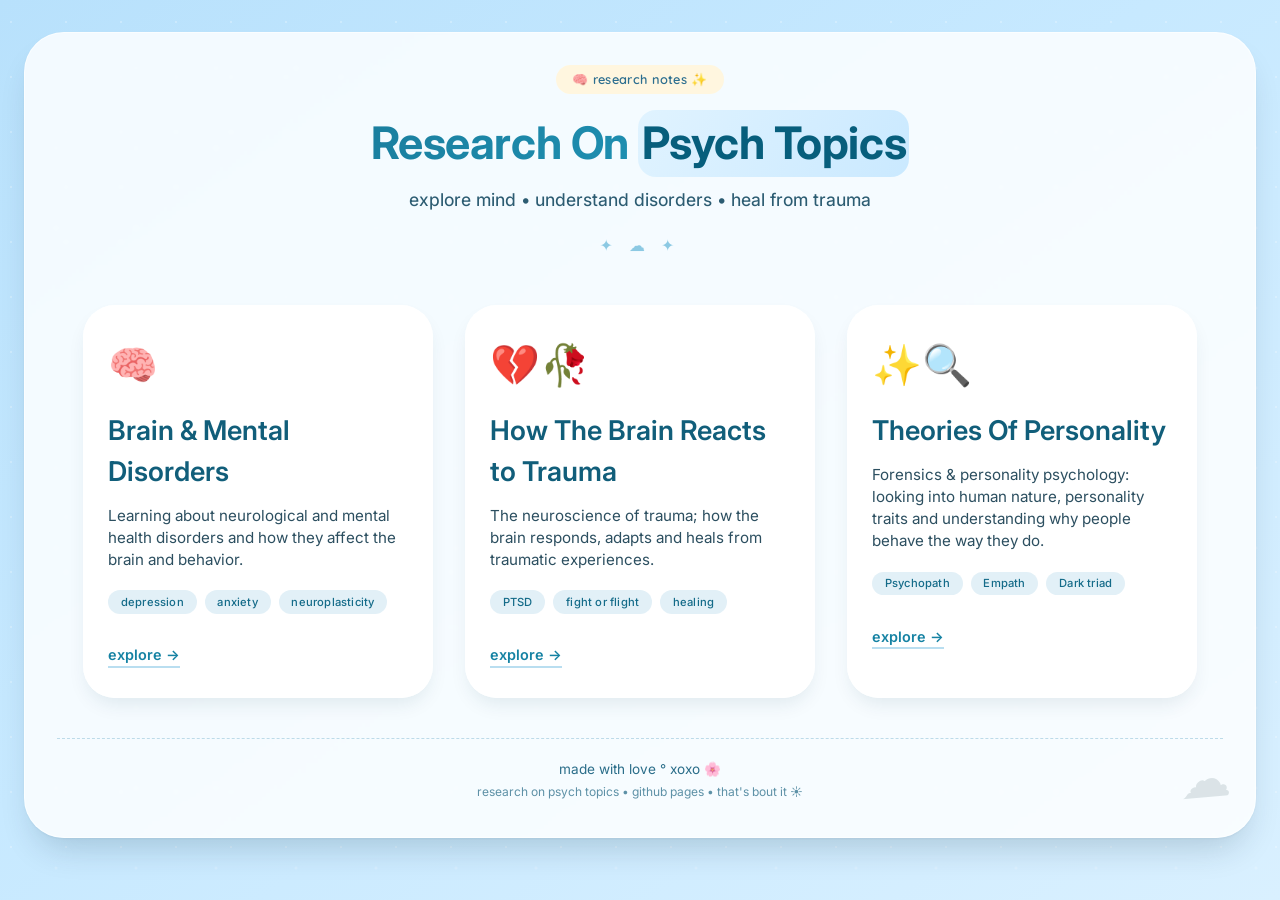
<file: index.html>
<!DOCTYPE html>
<html lang="en">
<head>
  <meta charset="UTF-8">
  <meta name="viewport" content="width=device-width, initial-scale=1.0">
  <title>Mini Psych Research ☁️ Sky Blue Edition</title>
  <!-- Google Fonts for clean, friendly typography -->
  <link href="https://fonts.googleapis.com/css2?family=Inter:opsz,wght@14..32,300..700&family=Quicksand:wght@400;500;600&display=swap" rel="stylesheet">
  <style>
    /* ===== RESET & BASE STYLES ===== */
    * {
      margin: 0;
      padding: 0;
      box-sizing: border-box;
    }

    body {
      /* 🎨 SKY BLUE COLOR CHANGE – from purple to fresh sky blue */
      background: linear-gradient(145deg, #b8e1fc 0%, #c7e9ff 45%, #d9f0ff 100%);
      /* soft, airy gradient that mimics a bright morning sky */
      font-family: 'Inter', 'Quicksand', system-ui, -apple-system, 'Segoe UI', sans-serif;
      color: #0b2f3c;
      line-height: 1.5;
      padding: 2rem 1.5rem;
      min-height: 100vh;
    }

    /* subtle animated cloud-like texture overlay (just for whimsy) */
    body::before {
      content: "";
      position: fixed;
      top: 0;
      left: 0;
      width: 100%;
      height: 100%;
      background-image: radial-gradient(circle at 20% 40%, rgba(255, 255, 255, 0.25) 2%, transparent 2.5%),
                        radial-gradient(circle at 70% 85%, rgba(255, 255, 255, 0.2) 1.5%, transparent 2%);
      background-size: 55px 55px, 80px 80px;
      pointer-events: none;
      z-index: 0;
    }

    .container {
      max-width: 1280px;
      margin: 0 auto;
      background-color: rgba(255, 255, 255, 0.82);
      backdrop-filter: blur(1.5px);
      border-radius: 2.5rem;
      padding: 2rem 2rem 2rem 2rem;
      box-shadow: 0 20px 35px -12px rgba(0, 40, 60, 0.2), 0 1px 3px rgba(0,0,0,0.05);
      transition: all 0.2s ease;
      position: relative;
      z-index: 2;
      border: 1px solid rgba(255, 255, 255, 0.6);
    }

    /* header area — soft, dreamy sky vibes */
    header {
      text-align: center;
      margin-bottom: 3rem;
    }

    .header-badge {
      display: inline-block;
      background: #ffe9c7;
      padding: 0.3rem 1rem;
      border-radius: 40px;
      font-size: 0.8rem;
      font-weight: 600;
      letter-spacing: 0.3px;
      color: #2c6e8f;
      backdrop-filter: blur(2px);
      background-color: rgba(255, 245, 220, 0.9);
      margin-bottom: 1rem;
      font-family: 'Quicksand', sans-serif;
    }

    h1 {
      font-size: 2.8rem;
      font-weight: 700;
      background: linear-gradient(135deg, #166d8a, #1e8eb0, #2fa3c9);
      background-clip: text;
      -webkit-background-clip: text;
      color: transparent;
      margin-bottom: 0.65rem;
      letter-spacing: -0.01em;
    }

    .highlight {
      background: linear-gradient(120deg, #e0f3ff, #cae9ff);
      padding: 0 0.2rem;
      border-radius: 18px;
      color: #075e7c;
      display: inline-block;
    }

    .tagline {
      font-size: 1.1rem;
      color: #2c5c72;
      font-weight: 450;
      margin-top: 0.25rem;
    }

    .divider {
      font-size: 1rem;
      letter-spacing: 6px;
      color: #8cc9e3;
      margin-top: 1.2rem;
    }

    /* main grid – three card layout */
    main {
      display: flex;
      flex-wrap: wrap;
      gap: 2rem;
      justify-content: center;
      margin: 2rem 0 2.5rem;
    }

    .topic-card {
      background: rgba(255, 255, 255, 0.92);
      backdrop-filter: blur(2px);
      border-radius: 2rem;
      padding: 1.8rem 1.5rem 1.8rem 1.5rem;
      flex: 1;
      min-width: 260px;
      max-width: 350px;
      transition: transform 0.2s ease, box-shadow 0.2s ease;
      box-shadow: 0 10px 20px -5px rgba(0, 60, 80, 0.1);
      border: 1px solid rgba(255, 255, 255, 0.7);
    }

    .topic-card:hover {
      transform: translateY(-6px);
      box-shadow: 0 25px 30px -12px rgba(46, 125, 150, 0.25);
      background: white;
      border-color: #cae3f0;
    }

    .card-icon {
      font-size: 2.5rem;
      margin-bottom: 1rem;
    }

    .topic-card h2 {
      font-size: 1.7rem;
      font-weight: 600;
      color: #115e7a;
      margin-bottom: 0.8rem;
    }

    .topic-card p {
      color: #2c4f60;
      font-size: 0.95rem;
      margin-bottom: 1.2rem;
      line-height: 1.45;
    }

    .card-tags {
      display: flex;
      flex-wrap: wrap;
      gap: 0.5rem;
      margin-bottom: 1.8rem;
    }

    .card-tags span {
      background: #e2f0f7;
      padding: 0.2rem 0.8rem;
      border-radius: 30px;
      font-size: 0.7rem;
      font-weight: 500;
      color: #146b89;
      letter-spacing: 0.2px;
    }

    .card-link {
      display: inline-flex;
      align-items: center;
      gap: 0.4rem;
      font-weight: 600;
      color: #1582a3;
      text-decoration: none;
      border-bottom: 2px solid #b9def0;
      transition: all 0.2s;
      font-size: 0.9rem;
    }

    .card-link:hover {
      color: #0b5068;
      border-bottom-color: #0f7da0;
      gap: 0.6rem;
    }

    /* footer - soft and matching */
    footer {
      text-align: center;
      margin-top: 2.5rem;
      padding-top: 1rem;
      border-top: 1px dashed #bddbe9;
      font-size: 0.85rem;
      color: #2a6d89;
    }

    footer p {
      margin: 0.25rem 0;
    }

    .footer-note {
      font-size: 0.75rem;
      opacity: 0.75;
    }

    /* responsiveness */
    @media (max-width: 780px) {
      body {
        padding: 1rem;
      }
      .container {
        padding: 1.5rem;
      }
      h1 {
        font-size: 2rem;
      }
      .topic-card {
        max-width: 100%;
      }
    }

    /* extra little custom cloud accent for joy */
    .container::after {
      content: "☁️";
      font-size: 3.2rem;
      opacity: 0.12;
      position: absolute;
      bottom: 20px;
      right: 25px;
      pointer-events: none;
      transform: rotate(-5deg);
    }
  </style>
</head>
<body>

<div class="container">
  <header>
    <div class="header-badge">🧠 research notes ✨ </div>
    <h1>Research On <span class="highlight">Psych Topics</span></h1>
    <p class="tagline">explore mind • understand disorders • heal from trauma</p>
    <div class="divider">✦ ☁️ ✦</div>
  </header>

  <main>
    <!-- Topic 1: Brain & Mental Disorders (with subfolders) -->
    <div class="topic-card">
      <div class="card-icon">🧠</div>
      <h2>Brain & Mental Disorders</h2>
      <p>Learning about neurological and mental health disorders and how they affect the brain and behavior. </p>
      <div class="card-tags">
        <span>depression</span>
        <span>anxiety</span>
        <span>neuroplasticity</span>
      </div>
      <a href="brain-disorders/index.html" class="card-link">explore →</a>
    </div>

    <!-- Topic 2: Brain & Trauma -->
    <div class="topic-card">
      <div class="card-icon">💔🥀</div>
      <h2>How The Brain Reacts to Trauma</h2>
      <p>The neuroscience of trauma; how the brain responds, adapts and heals from traumatic experiences.</p>
      <div class="card-tags">
        <span>PTSD</span>
        <span>fight or flight</span>
        <span>healing</span>
      </div>
      <a href="trauma-brain/index.html" class="card-link">explore →</a>
    </div>

    <!-- Topic 3: Theories Of Personality & Forensics -->
    <div class="topic-card">
      <div class="card-icon">✨🔍</div>
      <h2>Theories Of Personality</h2>
      <p>Forensics & personality psychology: looking into human nature, personality traits and understanding why people behave the way they do.</p>
      <div class="card-tags">
        <span>Psychopath</span>
        <span>Empath</span>
        <span>Dark triad</span>
      </div>
      <a href="third-topic/index.html" class="card-link">explore →</a>
    </div>
  </main>

  <footer>
    <p> made with love ° xoxo  🌸</p>
    <p class="footer-note">research on psych topics • github pages • that's bout it ☀️</p>
  </footer>
</div>

</body>
</html>
</file>
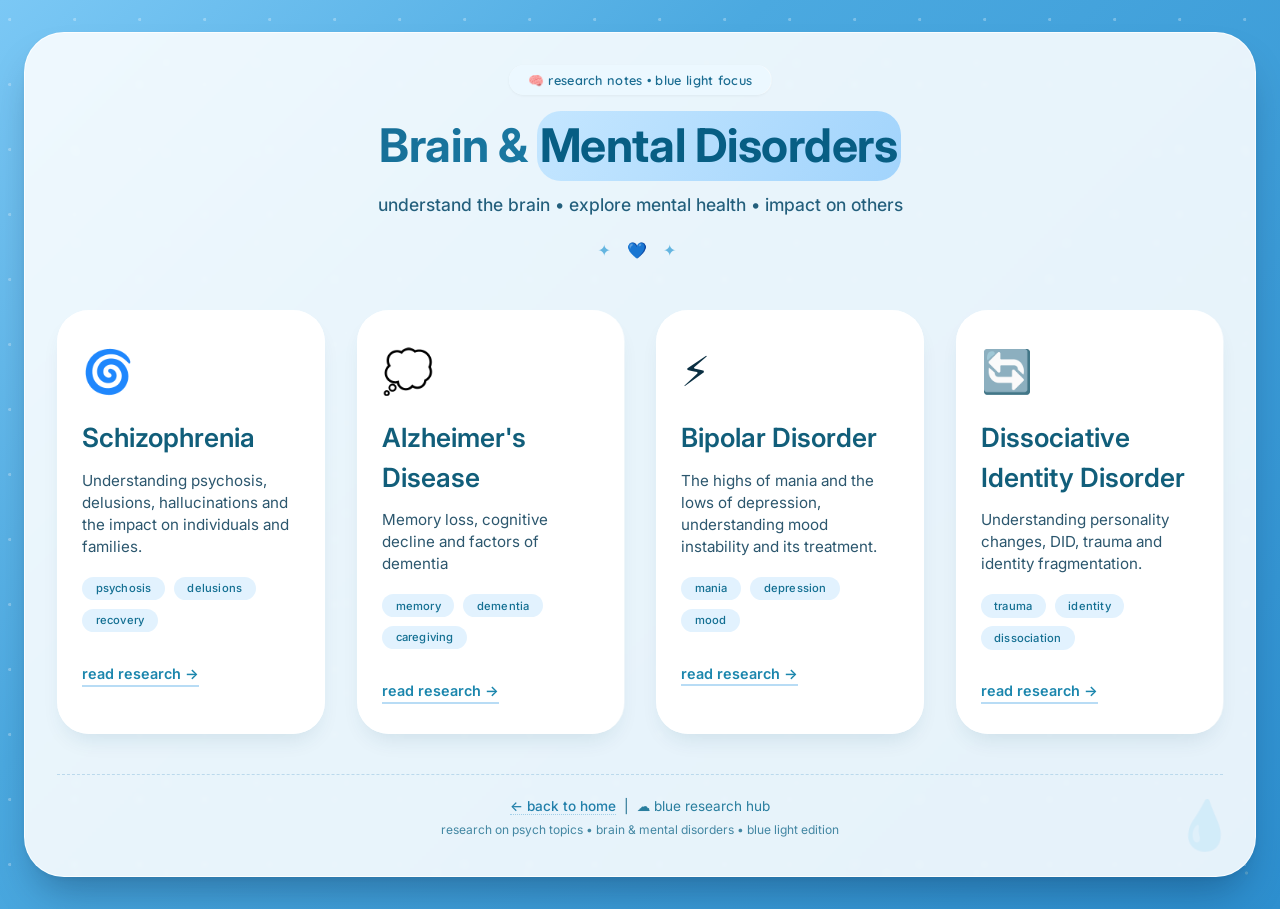
<file: brain-disorders/index.html>
<!DOCTYPE html>
<html lang="en">
<head>
  <meta charset="UTF-8">
  <meta name="viewport" content="width=device-width, initial-scale=1.0">
  <title>Brain & Mental Disorders ☁️🔵 Blue Light Edition</title>
  <!-- Google Fonts for clean, modern typography -->
  <link href="https://fonts.googleapis.com/css2?family=Inter:opsz,wght@14..32,300..700&family=Quicksand:wght@400;500;600&display=swap" rel="stylesheet">
  <style>
    * {
      margin: 0;
      padding: 0;
      box-sizing: border-box;
    }

    body {
      /* DEEP & BRIGHT BLUISH BLUE LIGHT — vibrant, airy, electric sky tone */
      background: linear-gradient(135deg, #7bc8f5 0%, #4ba9e0 35%, #2d8fcf 100%);
      /* even more blueish, fresh & luminous */
      font-family: 'Inter', 'Quicksand', system-ui, -apple-system, 'Segoe UI', sans-serif;
      color: #0a2f42;
      line-height: 1.5;
      padding: 2rem 1.5rem;
      min-height: 100vh;
    }

    /* lively bubble / light dots overlay for playful blue depth */
    body::before {
      content: "";
      position: fixed;
      top: 0;
      left: 0;
      width: 100%;
      height: 100%;
      background-image: radial-gradient(circle at 15% 30%, rgba(255, 255, 255, 0.28) 2%, transparent 2.5%),
                        radial-gradient(circle at 85% 70%, rgba(255, 250, 210, 0.2) 1.2%, transparent 2%);
      background-size: 65px 65px, 90px 90px;
      pointer-events: none;
      z-index: 0;
    }

    .container {
      max-width: 1280px;
      margin: 0 auto;
      background-color: rgba(255, 255, 255, 0.88);
      backdrop-filter: blur(2px);
      border-radius: 2.5rem;
      padding: 2rem 2rem 2rem 2rem;
      box-shadow: 0 25px 40px -12px rgba(0, 30, 60, 0.35), 0 2px 6px rgba(0,0,0,0.05);
      transition: all 0.2s ease;
      position: relative;
      z-index: 2;
      border: 1px solid rgba(255, 255, 255, 0.8);
    }

    header {
      text-align: center;
      margin-bottom: 3rem;
    }

    .header-badge {
      display: inline-block;
      background: #d9efff;
      padding: 0.35rem 1.2rem;
      border-radius: 60px;
      font-size: 0.8rem;
      font-weight: 600;
      letter-spacing: 0.3px;
      color: #1a6c91;
      backdrop-filter: blur(2px);
      background-color: rgba(235, 248, 255, 0.95);
      margin-bottom: 1rem;
      font-family: 'Quicksand', sans-serif;
      box-shadow: 0 1px 3px rgba(0,0,0,0.05);
    }

    h1 {
      font-size: 2.9rem;
      font-weight: 700;
      background: linear-gradient(135deg, #0e5c82, #1d7ea8, #339ac7);
      background-clip: text;
      -webkit-background-clip: text;
      color: transparent;
      margin-bottom: 0.7rem;
      letter-spacing: -0.01em;
    }

    .highlight {
      background: linear-gradient(120deg, #c4e6ff, #a2d4fc);
      padding: 0 0.2rem;
      border-radius: 24px;
      color: #075e84;
      display: inline-block;
    }

    .tagline {
      font-size: 1.1rem;
      color: #235f7c;
      font-weight: 470;
      margin-top: 0.3rem;
    }

    .divider {
      font-size: 1rem;
      letter-spacing: 6px;
      color: #64b5e0;
      margin-top: 1.2rem;
    }

    /* cards grid – 4 cards for mental disorders */
    main {
      display: flex;
      flex-wrap: wrap;
      gap: 2rem;
      justify-content: center;
      margin: 2rem 0 2.5rem;
    }

    .topic-card {
      background: rgba(255, 255, 255, 0.94);
      backdrop-filter: blur(2px);
      border-radius: 2rem;
      padding: 1.8rem 1.5rem 1.8rem 1.5rem;
      flex: 1;
      min-width: 240px;
      max-width: 340px;
      transition: transform 0.2s ease, box-shadow 0.25s ease;
      box-shadow: 0 12px 22px -8px rgba(0, 70, 100, 0.12);
      border: 1px solid rgba(255, 255, 255, 0.8);
    }

    .topic-card:hover {
      transform: translateY(-6px);
      box-shadow: 0 28px 32px -12px rgba(18, 85, 120, 0.3);
      background: white;
      border-color: #b7def5;
    }

    .card-icon {
      font-size: 2.6rem;
      margin-bottom: 1rem;
    }

    .topic-card h2 {
      font-size: 1.65rem;
      font-weight: 600;
      color: #115e7a;
      margin-bottom: 0.75rem;
    }

    .topic-card p {
      color: #2c576e;
      font-size: 0.95rem;
      margin-bottom: 1.2rem;
      line-height: 1.45;
    }

    .card-tags {
      display: flex;
      flex-wrap: wrap;
      gap: 0.55rem;
      margin-bottom: 1.8rem;
    }

    .card-tags span {
      background: #e2f2fe;
      padding: 0.2rem 0.85rem;
      border-radius: 30px;
      font-size: 0.7rem;
      font-weight: 500;
      color: #136f92;
      letter-spacing: 0.2px;
      transition: all 0.1s ease;
    }

    .card-link {
      display: inline-flex;
      align-items: center;
      gap: 0.4rem;
      font-weight: 600;
      color: #1b86ad;
      text-decoration: none;
      border-bottom: 2px solid #b8dcf5;
      transition: all 0.2s;
      font-size: 0.9rem;
    }

    .card-link:hover {
      color: #0e5d7c;
      border-bottom-color: #2a8bb0;
      gap: 0.65rem;
    }

    footer {
      text-align: center;
      margin-top: 2.5rem;
      padding-top: 1rem;
      border-top: 1px dashed #bbd9ec;
      font-size: 0.85rem;
      color: #1b6c8d;
    }

    footer p {
      margin: 0.3rem 0;
    }

    footer a {
      color: #217faa;
      text-decoration: none;
      font-weight: 500;
      border-bottom: 1px dotted #a1cee8;
      transition: all 0.2s;
    }

    footer a:hover {
      color: #0c5779;
      border-bottom-color: #0c6b8f;
    }

    .footer-note {
      font-size: 0.75rem;
      opacity: 0.8;
    }

    /* responsive */
    @media (max-width: 780px) {
      body {
        padding: 1rem;
      }
      .container {
        padding: 1.5rem;
      }
      h1 {
        font-size: 2.2rem;
      }
      .topic-card {
        max-width: 100%;
      }
    }

    /* extra blue sparkle - light reflection effect */
    .container::after {
      content: "💧";
      font-size: 3rem;
      opacity: 0.12;
      position: absolute;
      bottom: 15px;
      right: 20px;
      pointer-events: none;
      transform: rotate(5deg);
    }
  </style>
</head>
<body>

<div class="container">
  <header>
    <div class="header-badge">🧠 research notes • blue light focus</div>
    <h1>Brain & <span class="highlight">Mental Disorders</span></h1>
    <p class="tagline">understand the brain • explore mental health • impact on others</p>
    <div class="divider">✦ 💙 ✦</div>
  </header>

  <main>
    <!-- Schizophrenia card -->
    <div class="topic-card">
      <div class="card-icon">🌀</div>
      <h2>Schizophrenia</h2>
      <p>Understanding psychosis, delusions, hallucinations and the impact on individuals and families.</p>
      <div class="card-tags">
        <span>psychosis</span>
        <span>delusions</span>
        <span>recovery</span>
      </div>
      <a href="schizophrenia/index.html" class="card-link">read research →</a>
    </div>

    <!-- Alzheimer's Disease card -->
    <div class="topic-card">
      <div class="card-icon">💭</div>
      <h2>Alzheimer's Disease</h2>
      <p>Memory loss, cognitive decline and factors of dementia</p>
      <div class="card-tags">
        <span>memory</span>
        <span>dementia</span>
        <span>caregiving</span>
      </div>
      <a href="alzheimers/index.html" class="card-link">read research →</a>
    </div>

    <!-- Bipolar Disorder card -->
    <div class="topic-card">
      <div class="card-icon">⚡</div>
      <h2>Bipolar Disorder</h2>
      <p>The highs of mania and the lows of depression, understanding mood instability and its treatment.</p>
      <div class="card-tags">
        <span>mania</span>
        <span>depression</span>
        <span>mood</span>
      </div>
      <a href="bipolar/index.html" class="card-link">read research →</a>
    </div>

    <!-- Dissociative Identity Disorder card -->
    <div class="topic-card">
      <div class="card-icon">🔄</div>
      <h2>Dissociative Identity Disorder</h2>
      <p>Understanding personality changes, DID, trauma and identity fragmentation.</p>
      <div class="card-tags">
        <span>trauma</span>
        <span>identity</span>
        <span>dissociation</span>
      </div>
      <a href="dissociative-identity/index.html" class="card-link">read research →</a>
    </div>
  </main>

  <footer>
    <p><a href="../index.html">← back to home</a> &nbsp;|&nbsp; <span style="color:#297e9e;">☁️ blue research hub</span></p>
    <p class="footer-note">research on psych topics • brain & mental disorders • blue light edition</p>
  </footer>
</div>

</body>
</html>
</file>
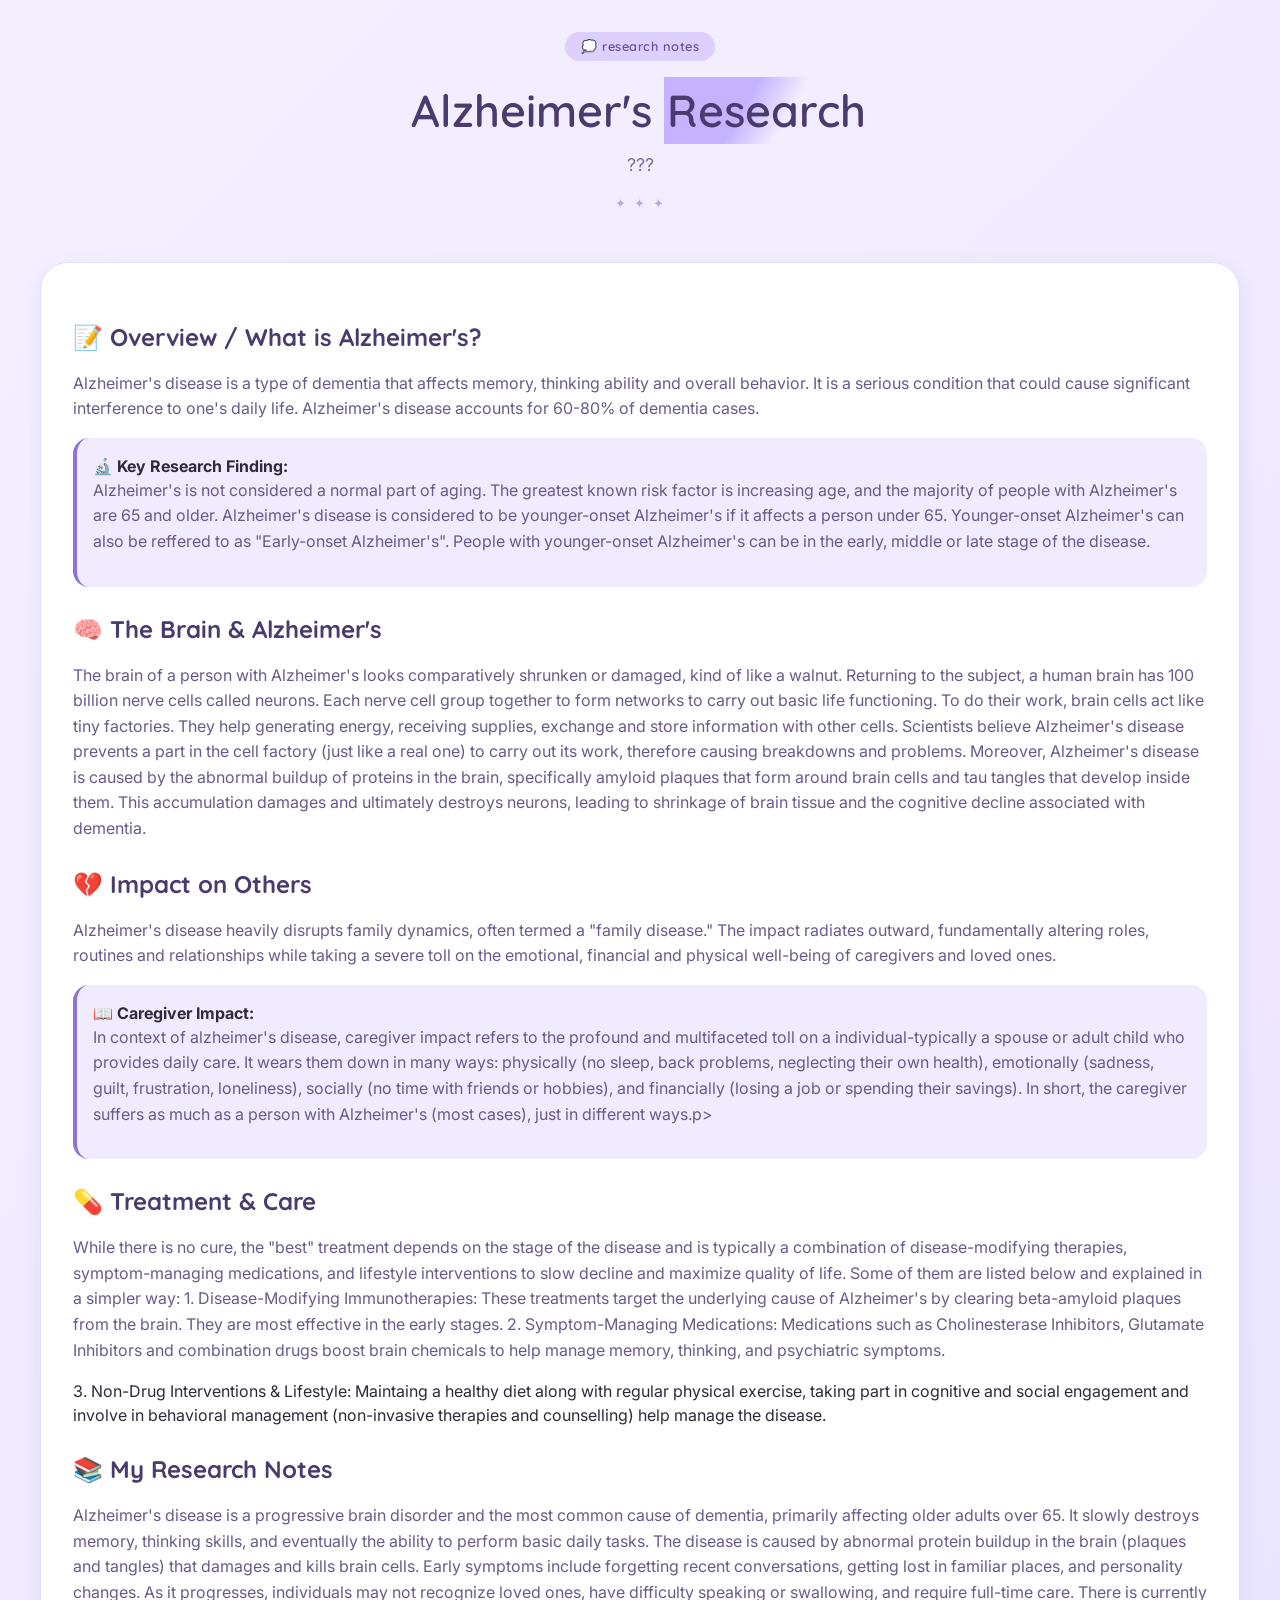
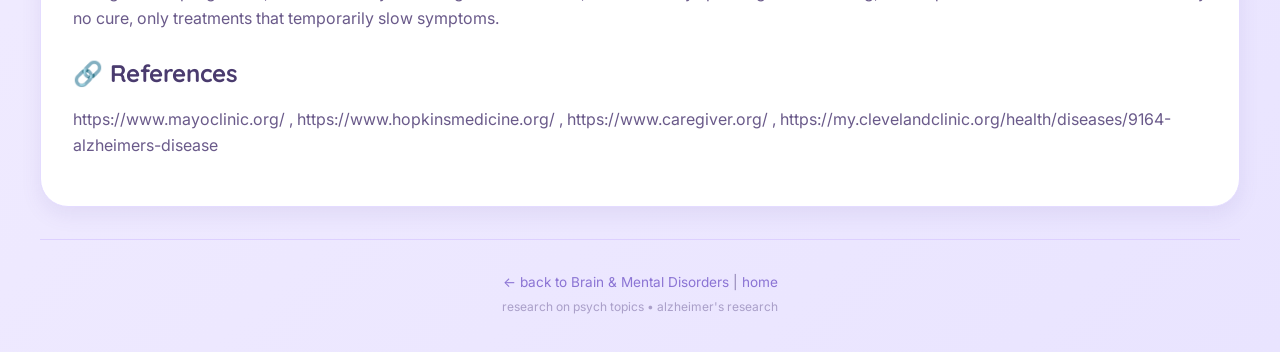
<file: brain-disorders/alzheimers/index.html>
<!DOCTYPE html>
<html lang="en">
<head>
  <meta charset="UTF-8">
  <meta name="viewport" content="width=device-width, initial-scale=1.0">
  <title>Alzheimer's Research ✨</title>
  <link rel="stylesheet" href="../../style.css">
  <link href="https://fonts.googleapis.com/css2?family=Inter:opsz,wght@14..32,300..700&family=Quicksand:wght@400;500;600&display=swap" rel="stylesheet">
  <style>
    .research-content {
      background: white;
      border-radius: 28px;
      padding: 2rem;
      margin: 2rem 0;
      box-shadow: 0 8px 20px rgba(106, 90, 165, 0.1);
      border: 1px solid #e4dcff;
    }
    .research-content h2 {
      color: #4a3b6e;
      margin-bottom: 1rem;
      font-family: 'Quicksand', sans-serif;
      margin-top: 1.5rem;
    }
    .research-content p {
      color: #6a5a8a;
      margin-bottom: 1rem;
      line-height: 1.6;
    }
    .research-note {
      background: #f0ebff;
      padding: 1rem;
      border-radius: 16px;
      margin: 1rem 0;
      border-left: 4px solid #8b74d4;
    }
  </style>
</head>
<body>

  <div class="container">
    <header>
      <div class="header-badge">💭 research notes</div>
      <h1>Alzheimer's <span class="highlight">Research</span></h1>
      <p class="tagline">???</p>
      <div class="divider">✦ ✦ ✦</div>
    </header>

    <div class="research-content">
      
      <h2>📝 Overview / What is Alzheimer's?</h2>
      <p>Alzheimer's disease is a type of dementia that affects memory, thinking ability and overall behavior. It is a serious condition that could cause significant interference to one's daily life. Alzheimer's disease accounts for 60-80% of dementia cases.</p>
      
      <div class="research-note">
        <strong>🔬 Key Research Finding:</strong>
        <p>Alzheimer's is not considered a normal part of aging. The greatest known risk factor is increasing age, and the majority of people with Alzheimer's are 65 and older. Alzheimer's disease is considered to be younger-onset Alzheimer's if it affects a person under 65. Younger-onset Alzheimer's can also be reffered to as "Early-onset Alzheimer's". People with younger-onset Alzheimer's can be in the early, middle or late stage of the disease.</p>
      </div>

      <h2>🧠 The Brain & Alzheimer's</h2>
      <p>The brain of a person with Alzheimer's looks comparatively shrunken or damaged, kind of like a walnut. Returning to the subject, a human brain has 100 billion nerve cells called neurons. Each nerve cell group together to form networks to carry out basic life functioning. To do their work, brain cells act like tiny factories. They help generating energy, receiving supplies, exchange and store information with other cells. 
      Scientists believe Alzheimer's disease prevents a part in the cell factory (just like a real one) to carry out its work, therefore causing breakdowns and problems. Moreover, Alzheimer's disease is caused by the abnormal buildup of proteins in the brain, specifically amyloid plaques that form around brain cells and tau tangles that develop inside them. This accumulation damages and ultimately destroys neurons, leading to shrinkage of brain tissue and the cognitive decline associated with dementia. </p>

      <h2>💔 Impact on Others</h2>
      <p>Alzheimer's disease heavily disrupts family dynamics, often termed a "family disease." The impact radiates outward, fundamentally altering roles, routines and relationships while taking a severe toll on the emotional, financial and physical well-being of caregivers and loved ones.</p>
      
      <div class="research-note">
        <strong>📖 Caregiver Impact:</strong>
        <p>In context of alzheimer's disease, caregiver impact refers to the profound and multifaceted toll on a individual-typically a spouse or adult child who provides daily care. It wears them down in many ways: physically (no sleep, back problems, neglecting their own health), emotionally (sadness, guilt, frustration, loneliness), socially (no time with friends or hobbies), and financially (losing a job or spending their savings). In short, the caregiver suffers as much as a person with Alzheimer's (most cases), just in different ways.p>
      </div>

      <h2>💊 Treatment & Care</h2>
      <p>While there is no cure, the "best" treatment depends on the stage of the disease and is typically a combination of disease-modifying therapies, symptom-managing medications, and lifestyle interventions to slow decline and maximize quality of life. Some of them are listed below and explained in a simpler way:
      1. Disease-Modifying Immunotherapies: These treatments target the underlying cause of Alzheimer's by clearing beta-amyloid plaques from the brain. They are most effective in the early stages.
      2. Symptom-Managing Medications: Medications such as Cholinesterase Inhibitors, Glutamate Inhibitors and combination drugs boost brain chemicals to help manage memory, thinking, and psychiatric symptoms.</p>
      3. Non-Drug Interventions & Lifestyle: Maintaing a healthy diet along with regular physical exercise, taking part in cognitive and social engagement and involve in behavioral management (non-invasive therapies and counselling) help manage the disease.

      <h2>📚 My Research Notes</h2>
      <p>Alzheimer's disease is a progressive brain disorder and the most common cause of dementia, primarily affecting older adults over 65. It slowly destroys memory, thinking skills, and eventually the ability to perform basic daily tasks. The disease is caused by abnormal protein buildup in the brain (plaques and tangles) that damages and kills brain cells. Early symptoms include forgetting recent conversations, getting lost in familiar places, and personality changes. As it progresses, individuals may not recognize loved ones, have difficulty speaking or swallowing, and require full-time care. There is currently no cure, only treatments that temporarily slow symptoms.

</p>
      
      
      <h2>🔗 References</h2>
      <p>https://www.mayoclinic.org/ , https://www.hopkinsmedicine.org/ , https://www.caregiver.org/ , https://my.clevelandclinic.org/health/diseases/9164-alzheimers-disease</p>
    </div>

    <footer>
      <p><a href="../index.html" style="color: #8b74d4; text-decoration: none;">← back to Brain & Mental Disorders</a> | <a href="../../index.html" style="color: #8b74d4; text-decoration: none;">home</a></p>
      <p class="footer-note">research on psych topics • alzheimer's research</p>
    </footer>
  </div>

</body>
</html>
</file>
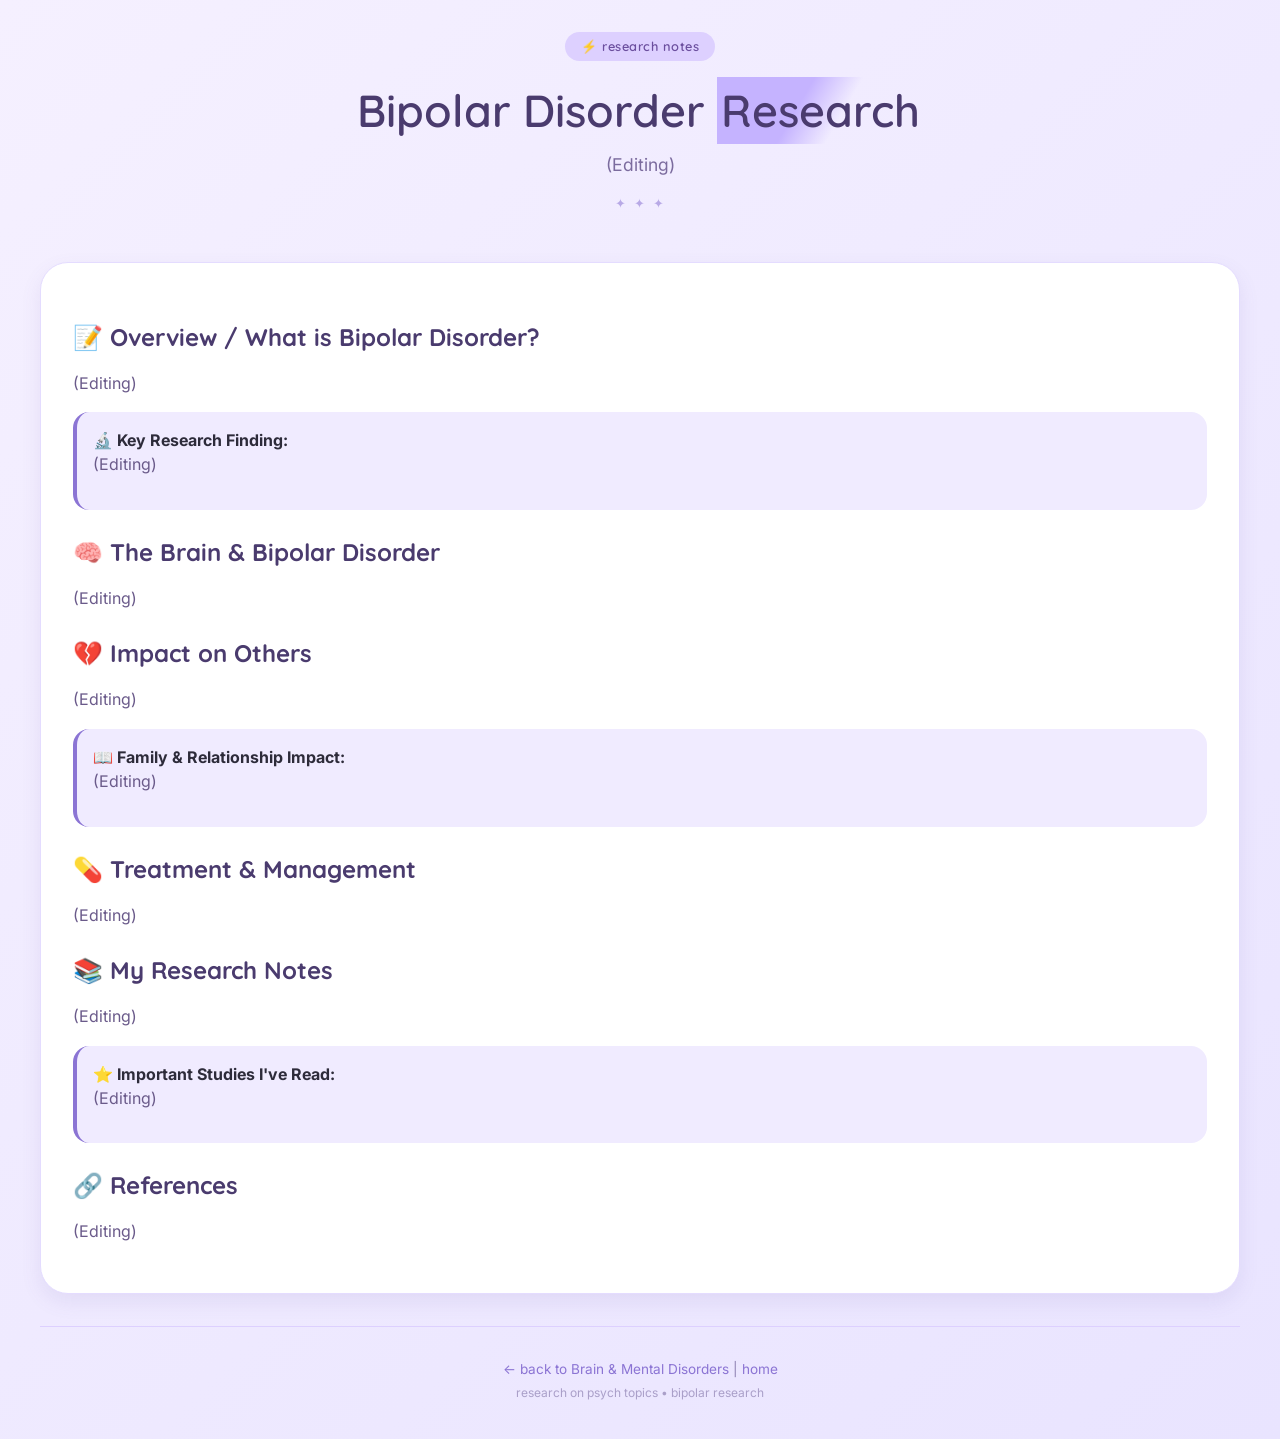
<file: brain-disorders/bipolar/index.html>
<!DOCTYPE html>
<html lang="en">
<head>
  <meta charset="UTF-8">
  <meta name="viewport" content="width=device-width, initial-scale=1.0">
  <title>Bipolar Disorder Research ✨</title>
  <link rel="stylesheet" href="../../style.css">
  <link href="https://fonts.googleapis.com/css2?family=Inter:opsz,wght@14..32,300..700&family=Quicksand:wght@400;500;600&display=swap" rel="stylesheet">
  <style>
    .research-content {
      background: white;
      border-radius: 28px;
      padding: 2rem;
      margin: 2rem 0;
      box-shadow: 0 8px 20px rgba(106, 90, 165, 0.1);
      border: 1px solid #e4dcff;
    }
    .research-content h2 {
      color: #4a3b6e;
      margin-bottom: 1rem;
      font-family: 'Quicksand', sans-serif;
      margin-top: 1.5rem;
    }
    .research-content p {
      color: #6a5a8a;
      margin-bottom: 1rem;
      line-height: 1.6;
    }
    .research-note {
      background: #f0ebff;
      padding: 1rem;
      border-radius: 16px;
      margin: 1rem 0;
      border-left: 4px solid #8b74d4;
    }
  </style>
</head>
<body>

  <div class="container">
    <header>
      <div class="header-badge">⚡ research notes</div>
      <h1>Bipolar Disorder <span class="highlight">Research</span></h1>
      <p class="tagline">(Editing)</p>
      <div class="divider">✦ ✦ ✦</div>
    </header>

    <div class="research-content">
      
      <h2>📝 Overview / What is Bipolar Disorder?</h2>
      <p>(Editing)</p>
      
      <div class="research-note">
        <strong>🔬 Key Research Finding:</strong>
        <p>(Editing)</p>
      </div>

      <h2>🧠 The Brain & Bipolar Disorder</h2>
      <p>(Editing)</p>

      <h2>💔 Impact on Others</h2>
      <p>(Editing)</p>
      
      <div class="research-note">
        <strong>📖 Family & Relationship Impact:</strong>
        <p>(Editing)</p>
      </div>

      <h2>💊 Treatment & Management</h2>
      <p>(Editing)</p>

      <h2>📚 My Research Notes</h2>
      <p>(Editing)</p>
      
      <div class="research-note">
        <strong>⭐ Important Studies I've Read:</strong>
        <p>(Editing)</p>
      </div>

      <h2>🔗 References</h2>
      <p>(Editing)</p>
    </div>

    <footer>
      <p><a href="../index.html" style="color: #8b74d4; text-decoration: none;">← back to Brain & Mental Disorders</a> | <a href="../../index.html" style="color: #8b74d4; text-decoration: none;">home</a></p>
      <p class="footer-note">research on psych topics • bipolar research</p>
    </footer>
  </div>

</body>
</html>
</file>
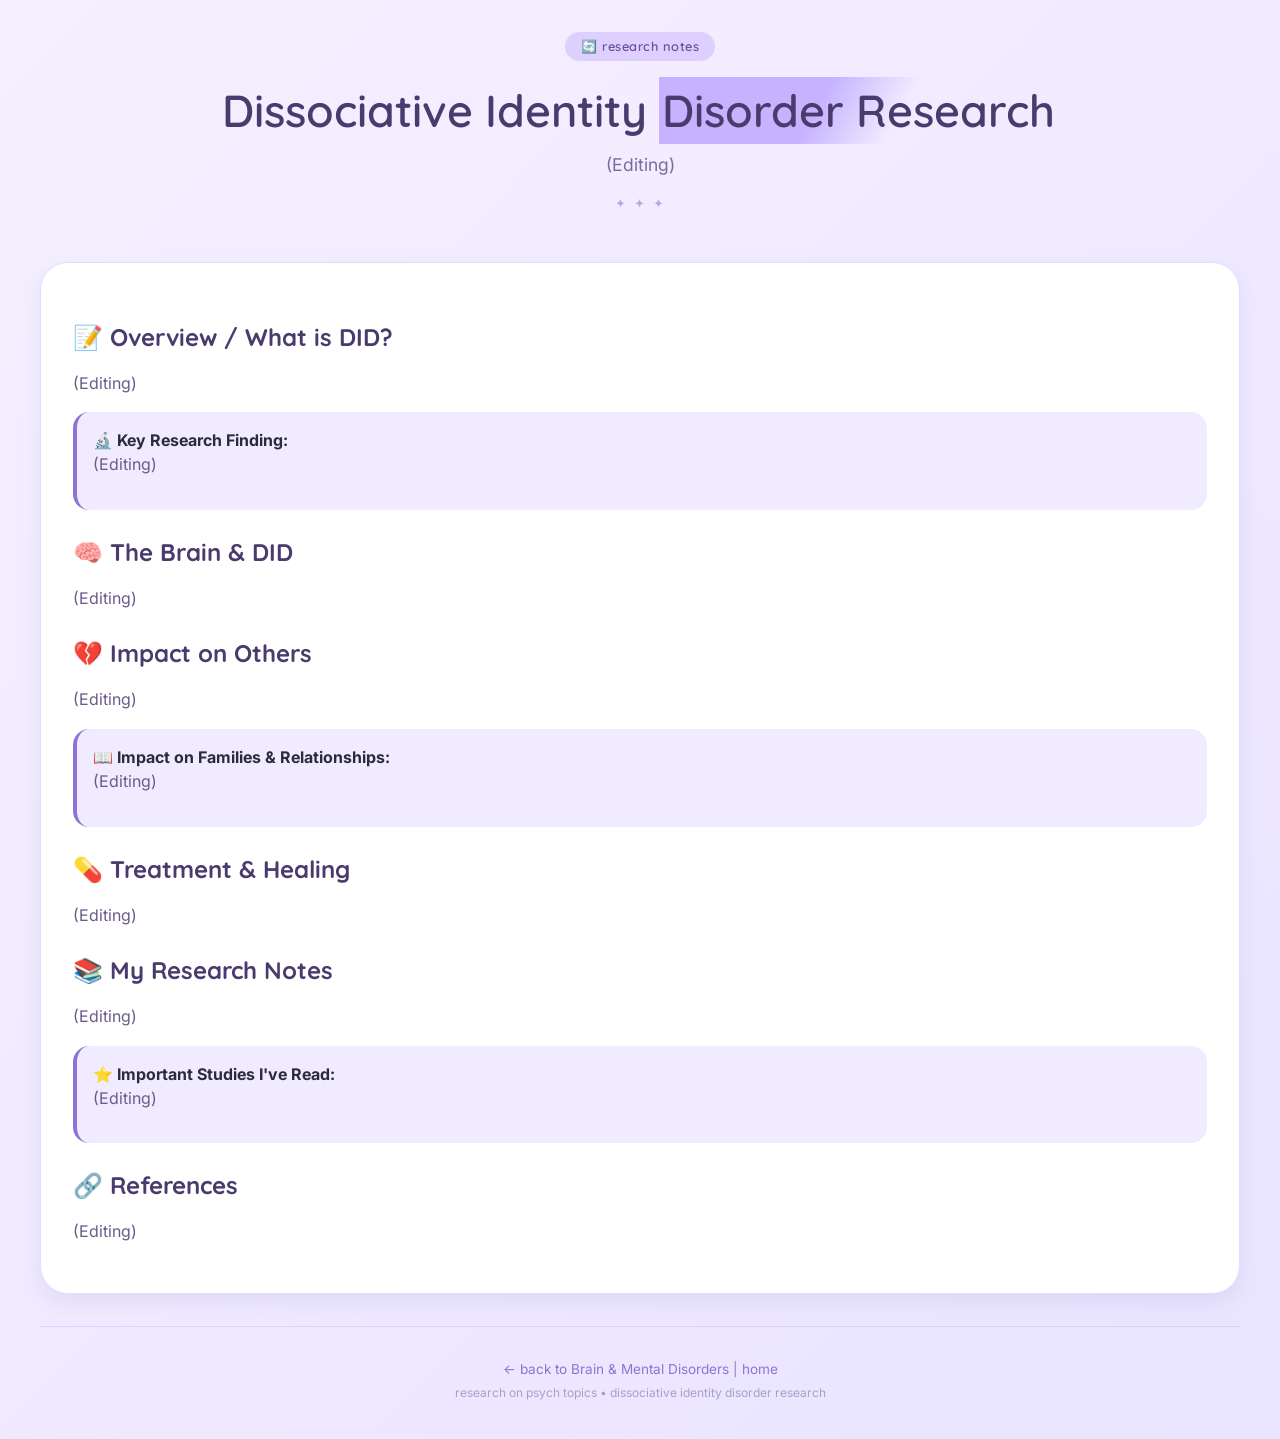
<file: brain-disorders/dissociative-identity/index.html>
<!DOCTYPE html>
<html lang="en">
<head>
  <meta charset="UTF-8">
  <meta name="viewport" content="width=device-width, initial-scale=1.0">
  <title>Dissociative Identity Disorder Research ✨</title>
  <link rel="stylesheet" href="../../style.css">
  <link href="https://fonts.googleapis.com/css2?family=Inter:opsz,wght@14..32,300..700&family=Quicksand:wght@400;500;600&display=swap" rel="stylesheet">
  <style>
    .research-content {
      background: white;
      border-radius: 28px;
      padding: 2rem;
      margin: 2rem 0;
      box-shadow: 0 8px 20px rgba(106, 90, 165, 0.1);
      border: 1px solid #e4dcff;
    }
    .research-content h2 {
      color: #4a3b6e;
      margin-bottom: 1rem;
      font-family: 'Quicksand', sans-serif;
      margin-top: 1.5rem;
    }
    .research-content p {
      color: #6a5a8a;
      margin-bottom: 1rem;
      line-height: 1.6;
    }
    .research-note {
      background: #f0ebff;
      padding: 1rem;
      border-radius: 16px;
      margin: 1rem 0;
      border-left: 4px solid #8b74d4;
    }
  </style>
</head>
<body>

  <div class="container">
    <header>
      <div class="header-badge">🔄 research notes</div>
      <h1>Dissociative Identity <span class="highlight">Disorder Research</span></h1>
      <p class="tagline">(Editing)</p>
      <div class="divider">✦ ✦ ✦</div>
    </header>

    <div class="research-content">
      
      <h2>📝 Overview / What is DID?</h2>
      <p>(Editing)</p>
      
      <div class="research-note">
        <strong>🔬 Key Research Finding:</strong>
        <p>(Editing)</p>
      </div>

      <h2>🧠 The Brain & DID</h2>
      <p>(Editing)</p>

      <h2>💔 Impact on Others</h2>
      <p>(Editing)</p>
      
      <div class="research-note">
        <strong>📖 Impact on Families & Relationships:</strong>
        <p>(Editing)</p>
      </div>

      <h2>💊 Treatment & Healing</h2>
      <p>(Editing)</p>

      <h2>📚 My Research Notes</h2>
      <p>(Editing)</p>
      
      <div class="research-note">
        <strong>⭐ Important Studies I've Read:</strong>
        <p>(Editing)</p>
      </div>

      <h2>🔗 References</h2>
      <p>(Editing)</p>
    </div>

    <footer>
      <p><a href="../index.html" style="color: #8b74d4; text-decoration: none;">← back to Brain & Mental Disorders</a> | <a href="../../index.html" style="color: #8b74d4; text-decoration: none;">home</a></p>
      <p class="footer-note">research on psych topics • dissociative identity disorder research</p>
    </footer>
  </div>

</body>
</html>
</file>
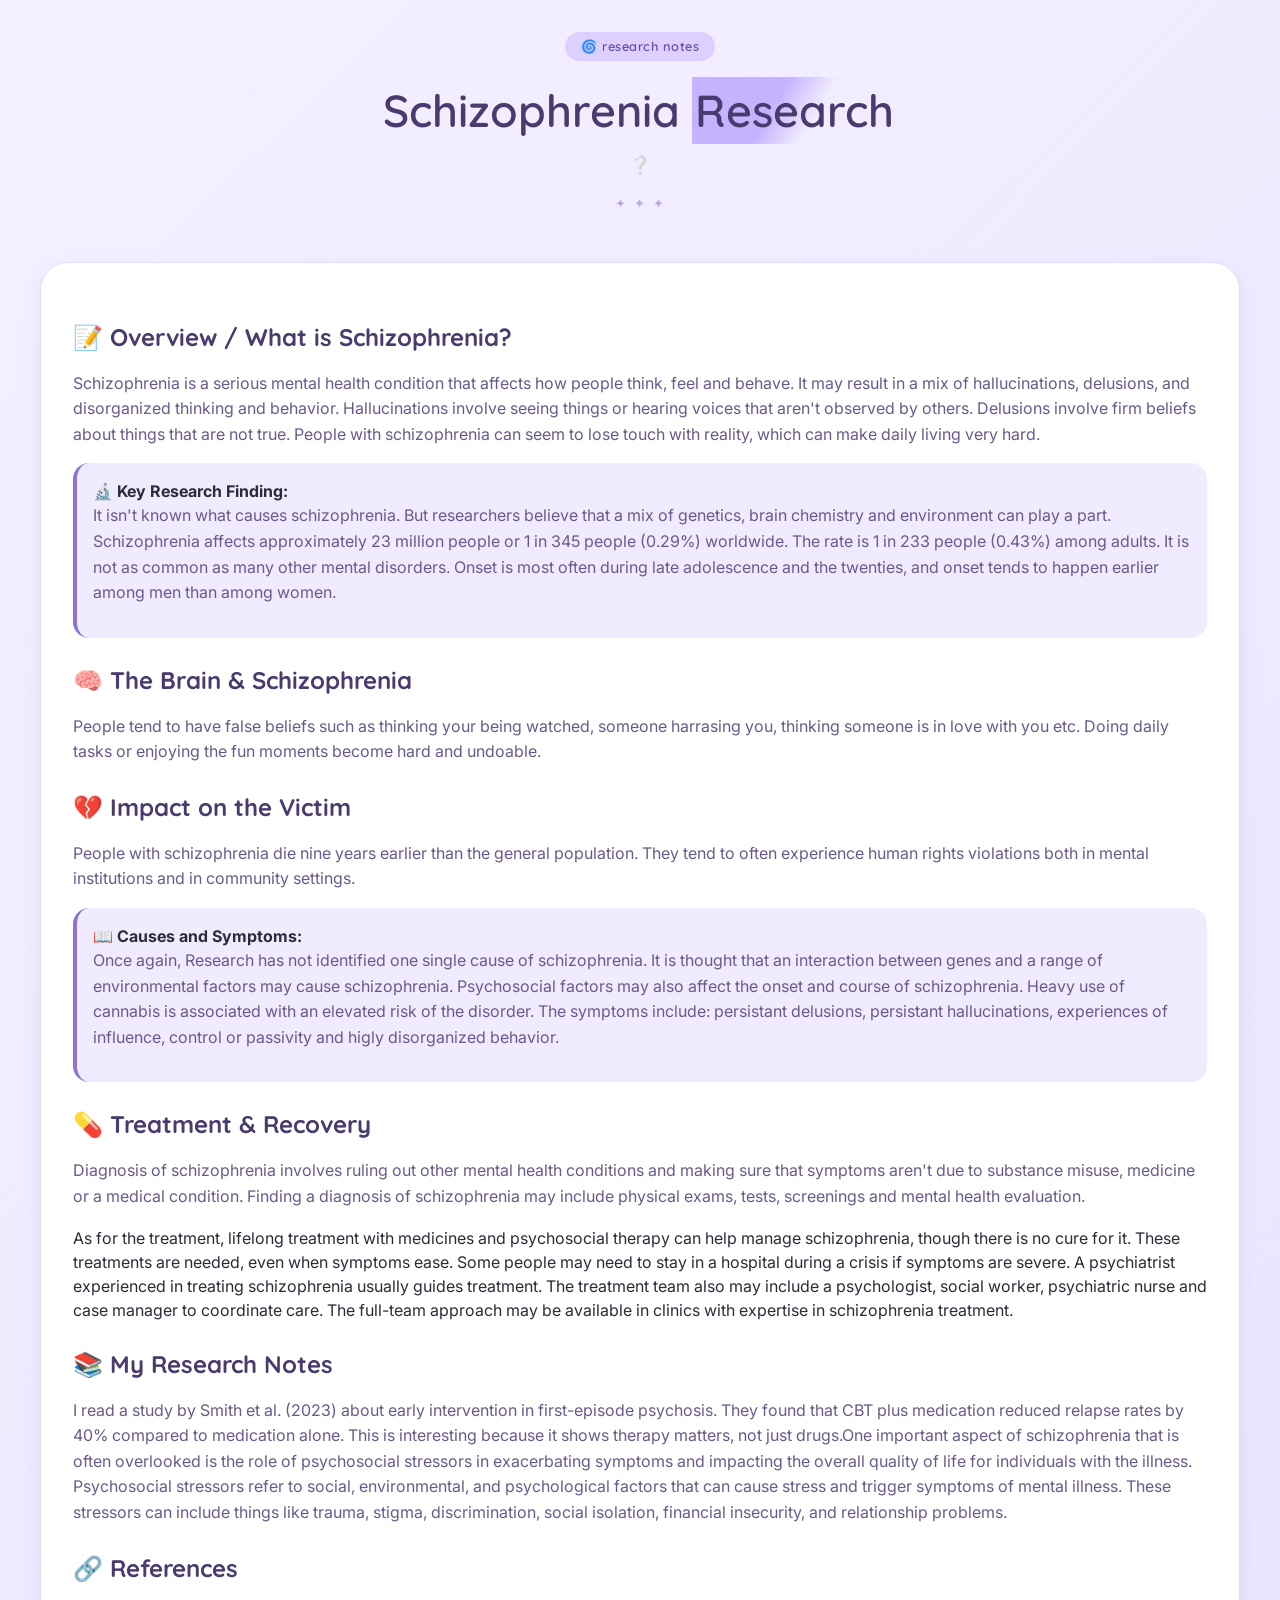
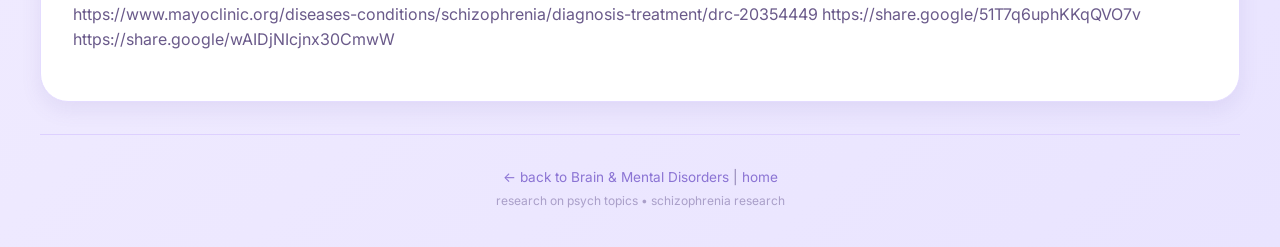
<file: brain-disorders/schizophrenia/index.html>
<!DOCTYPE html>
<html lang="en">
<head>
  <meta charset="UTF-8">
  <meta name="viewport" content="width=device-width, initial-scale=1.0">
  <title>Schizophrenia Research ✨</title>
  <link rel="stylesheet" href="../../style.css">
  <link href="https://fonts.googleapis.com/css2?family=Inter:opsz,wght@14..32,300..700&family=Quicksand:wght@400;500;600&display=swap" rel="stylesheet">
  <style>
    .research-content {
      background: white;
      border-radius: 28px;
      padding: 2rem;
      margin: 2rem 0;
      box-shadow: 0 8px 20px rgba(106, 90, 165, 0.1);
      border: 1px solid #e4dcff;
    }
    .research-content h2 {
      color: #4a3b6e;
      margin-bottom: 1rem;
      font-family: 'Quicksand', sans-serif;
      margin-top: 1.5rem;
    }
    .research-content p {
      color: #6a5a8a;
      margin-bottom: 1rem;
      line-height: 1.6;
    }
    .research-note {
      background: #f0ebff;
      padding: 1rem;
      border-radius: 16px;
      margin: 1rem 0;
      border-left: 4px solid #8b74d4;
    }
  </style>
</head>
<body>

  <div class="container">
    <header>
      <div class="header-badge">🌀 research notes</div>
      <h1>Schizophrenia <span class="highlight">Research</span></h1>
      <p class="tagline">❔</p>
      <div class="divider">✦ ✦ ✦</div>
    </header>

    <div class="research-content">
      
      <h2>📝 Overview / What is Schizophrenia?</h2>
      <p>Schizophrenia is a serious mental health condition that affects how people think, feel and behave. It may result in a mix of hallucinations, delusions, and disorganized thinking and behavior. Hallucinations involve seeing things or hearing voices that aren't observed by others. Delusions involve firm beliefs about things that are not true. People with schizophrenia can seem to lose touch with reality, which can make daily living very hard.</p>
      
      <div class="research-note">
        <strong>🔬 Key Research Finding:</strong>
        <p>It isn't known what causes schizophrenia. But researchers believe that a mix of genetics, brain chemistry and environment can play a part. Schizophrenia affects approximately 23 million people or 1 in 345 people (0.29%) worldwide. The rate is 1 in 233 people (0.43%) among adults. It is not as common as many other mental disorders. Onset is most often during late adolescence and the twenties, and onset tends to happen earlier among men than among women.</p>
      </div>

      <h2>🧠 The Brain & Schizophrenia</h2>
      <p>People tend to have false beliefs such as thinking your being watched, someone harrasing you, thinking someone is in love with you etc. Doing daily tasks or enjoying the fun moments become hard and undoable.</p>

      <h2>💔 Impact on the Victim</h2>
      <p>People with schizophrenia die nine years earlier than the general population. They tend to often experience human rights violations both in mental institutions and in community settings.</p>
      
      <div class="research-note">
        <strong>📖 Causes and Symptoms:</strong>
        <p>Once again, Research has not identified one single cause of schizophrenia. It is thought that an interaction between genes and a range of environmental factors may cause schizophrenia.  Psychosocial factors may also affect the onset and course of schizophrenia. Heavy use of cannabis is associated with an elevated risk of the disorder. The symptoms include:
        persistant delusions, persistant hallucinations, experiences of influence, control or passivity and higly disorganized behavior. </p>
      </div>

      <h2>💊 Treatment & Recovery</h2>
      <p>Diagnosis of schizophrenia involves ruling out other mental health conditions and making sure that symptoms aren't due to substance misuse, medicine or a medical condition. Finding a diagnosis of schizophrenia may include physical exams, tests, screenings and mental health evaluation. </p>
As for the treatment, lifelong treatment with medicines and psychosocial therapy can help manage schizophrenia, though there is no cure for it. These treatments are needed, even when symptoms ease. Some people may need to stay in a hospital during a crisis if symptoms are severe. A psychiatrist experienced in treating schizophrenia usually guides treatment. The treatment team also may include a psychologist, social worker, psychiatric nurse and case manager to coordinate care. The full-team approach may be available in clinics with expertise in schizophrenia treatment.
      <h2>📚 My Research Notes</h2>
      <p>I read a study by Smith et al. (2023) about early intervention in first-episode psychosis. They found that CBT plus medication reduced relapse rates by 40% compared to medication alone. This is interesting because it shows therapy matters, not just drugs.One important aspect of schizophrenia that is often overlooked is the role of psychosocial stressors in exacerbating symptoms and impacting the overall quality of life for individuals with the illness. Psychosocial stressors refer to social, environmental, and psychological factors that can cause stress and trigger symptoms of mental illness. These stressors can include things like trauma, stigma, discrimination, social isolation, financial insecurity, and relationship problems.</p>
      
      

      <h2>🔗 References</h2>
      <p>https://www.mayoclinic.org/diseases-conditions/schizophrenia/diagnosis-treatment/drc-20354449
       https://share.google/51T7q6uphKKqQVO7v
       https://share.google/wAIDjNIcjnx30CmwW
      </p>
    </div>

    <footer>
      <p><a href="../index.html" style="color: #8b74d4; text-decoration: none;">← back to Brain & Mental Disorders</a> | <a href="../../index.html" style="color: #8b74d4; text-decoration: none;">home</a></p>
      <p class="footer-note">research on psych topics • schizophrenia research</p>
    </footer>
  </div>

</body>
</html>
</file>
<file: style.css>
/* Base styles */
* {
  margin: 0;
  padding: 0;
  box-sizing: border-box;
}

body {
  font-family: 'Inter', sans-serif;
  background: linear-gradient(135deg, #f5f0ff 0%, #e9e4ff 100%);
  color: #2d2b3a;
  line-height: 1.5;
  padding: 2rem 1.5rem;
  min-height: 100vh;
}

.container {
  max-width: 1200px;
  margin: 0 auto;
}

/* Header styles */
header {
  text-align: center;
  margin-bottom: 3rem;
}

.header-badge {
  display: inline-block;
  background: #ddd0ff;
  color: #6b4e9e;
  font-size: 0.8rem;
  font-weight: 600;
  padding: 0.3rem 1rem;
  border-radius: 30px;
  letter-spacing: 0.5px;
  margin-bottom: 1rem;
  font-family: 'Quicksand', sans-serif;
}

h1 {
  font-size: 2.8rem;
  font-weight: 600;
  font-family: 'Quicksand', sans-serif;
  margin-bottom: 0.5rem;
  color: #4a3b6e;
}

.highlight {
  background: linear-gradient(120deg, #c5b3ff 0%, #c5b3ff 40%, transparent 60%);
  padding: 0 0.2rem;
  display: inline-block;
}

.tagline {
  font-size: 1.1rem;
  color: #7b6b9e;
  font-weight: 400;
  margin-top: 0.25rem;
}

.divider {
  color: #b8a9e6;
  font-size: 0.8rem;
  letter-spacing: 2px;
  margin-top: 1rem;
}

/* Card grid */
main {
  display: flex;
  flex-wrap: wrap;
  gap: 1.8rem;
  justify-content: center;
  margin-bottom: 3rem;
}

.topic-card {
  background: white;
  border-radius: 28px;
  padding: 1.8rem;
  width: 280px;
  box-shadow: 0 8px 20px rgba(106, 90, 165, 0.1);
  transition: all 0.25s ease;
  border: 1px solid #e4dcff;
  display: flex;
  flex-direction: column;
  position: relative;
}

.topic-card:hover {
  transform: translateY(-6px);
  box-shadow: 0 18px 30px rgba(106, 90, 165, 0.15);
  border-color: #b8a3ff;
}

.card-icon {
  font-size: 2.8rem;
  margin-bottom: 1rem;
}

.topic-card h2 {
  font-size: 1.6rem;
  font-weight: 600;
  font-family: 'Quicksand', sans-serif;
  color: #4a3b6e;
  margin-bottom: 0.75rem;
}

.topic-card p {
  color: #6a5a8a;
  font-size: 0.9rem;
  margin-bottom: 1.2rem;
  line-height: 1.5;
  flex-grow: 1;
}

.card-tags {
  display: flex;
  flex-wrap: wrap;
  gap: 0.5rem;
  margin-bottom: 1.5rem;
}

.card-tags span {
  background: #f0ebff;
  color: #7b4cbf;
  font-size: 0.7rem;
  font-weight: 500;
  padding: 0.2rem 0.7rem;
  border-radius: 20px;
  letter-spacing: 0.3px;
}

.card-link {
  display: inline-block;
  background: #8b74d4;
  color: white;
  text-decoration: none;
  padding: 0.6rem 1.2rem;
  border-radius: 40px;
  font-size: 0.85rem;
  font-weight: 500;
  text-align: center;
  transition: background 0.2s ease;
  margin-top: auto;
  align-self: flex-start;
}

.card-link:hover {
  background: #6b4e9e;
  transform: scale(0.98);
}

/* Footer */
footer {
  text-align: center;
  padding-top: 2rem;
  border-top: 1px solid #ddd0ff;
  color: #8f82b3;
  font-size: 0.85rem;
}

footer p {
  margin-bottom: 0.3rem;
}

.footer-note {
  font-size: 0.75rem;
  opacity: 0.7;
}

/* Responsive */
@media (max-width: 680px) {
  body {
    padding: 1.5rem;
  }
  
  h1 {
    font-size: 2rem;
  }
  
  .topic-card {
    width: 100%;
    max-width: 340px;
  }
    }
</file>
